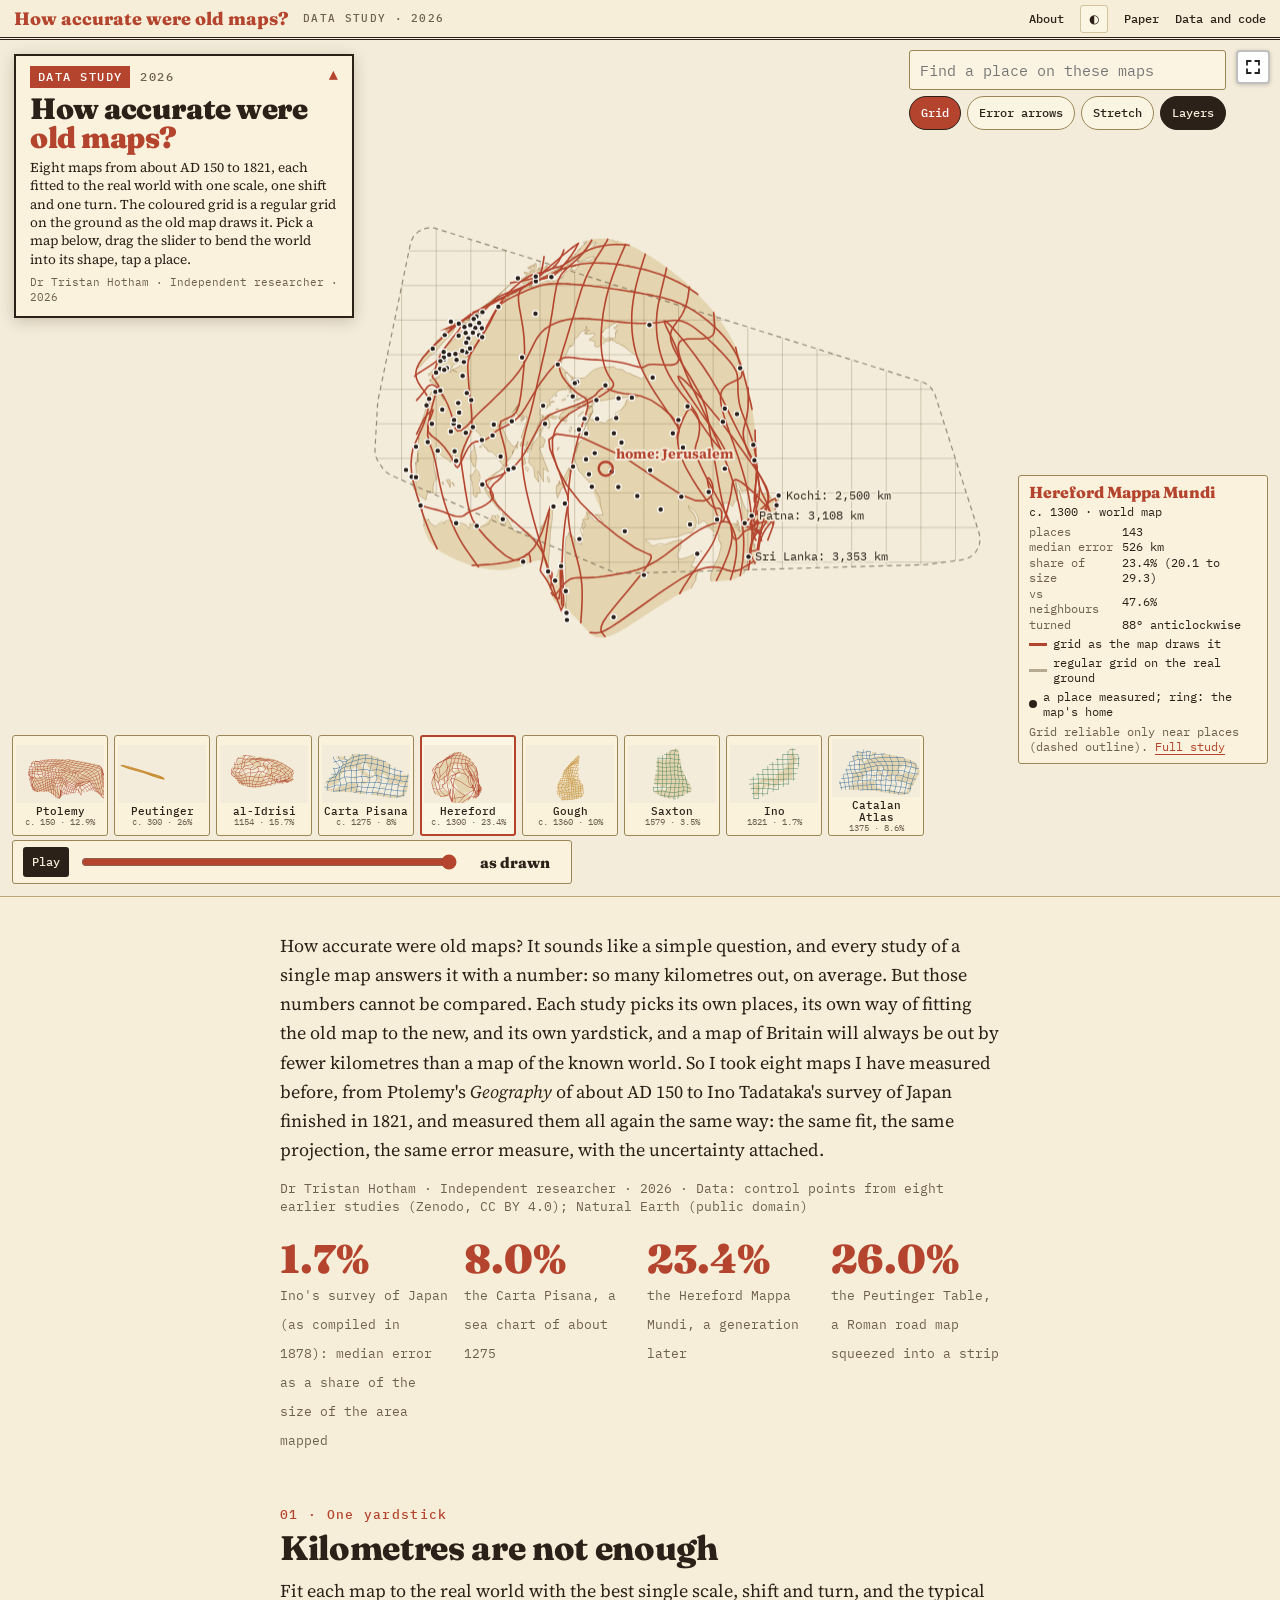
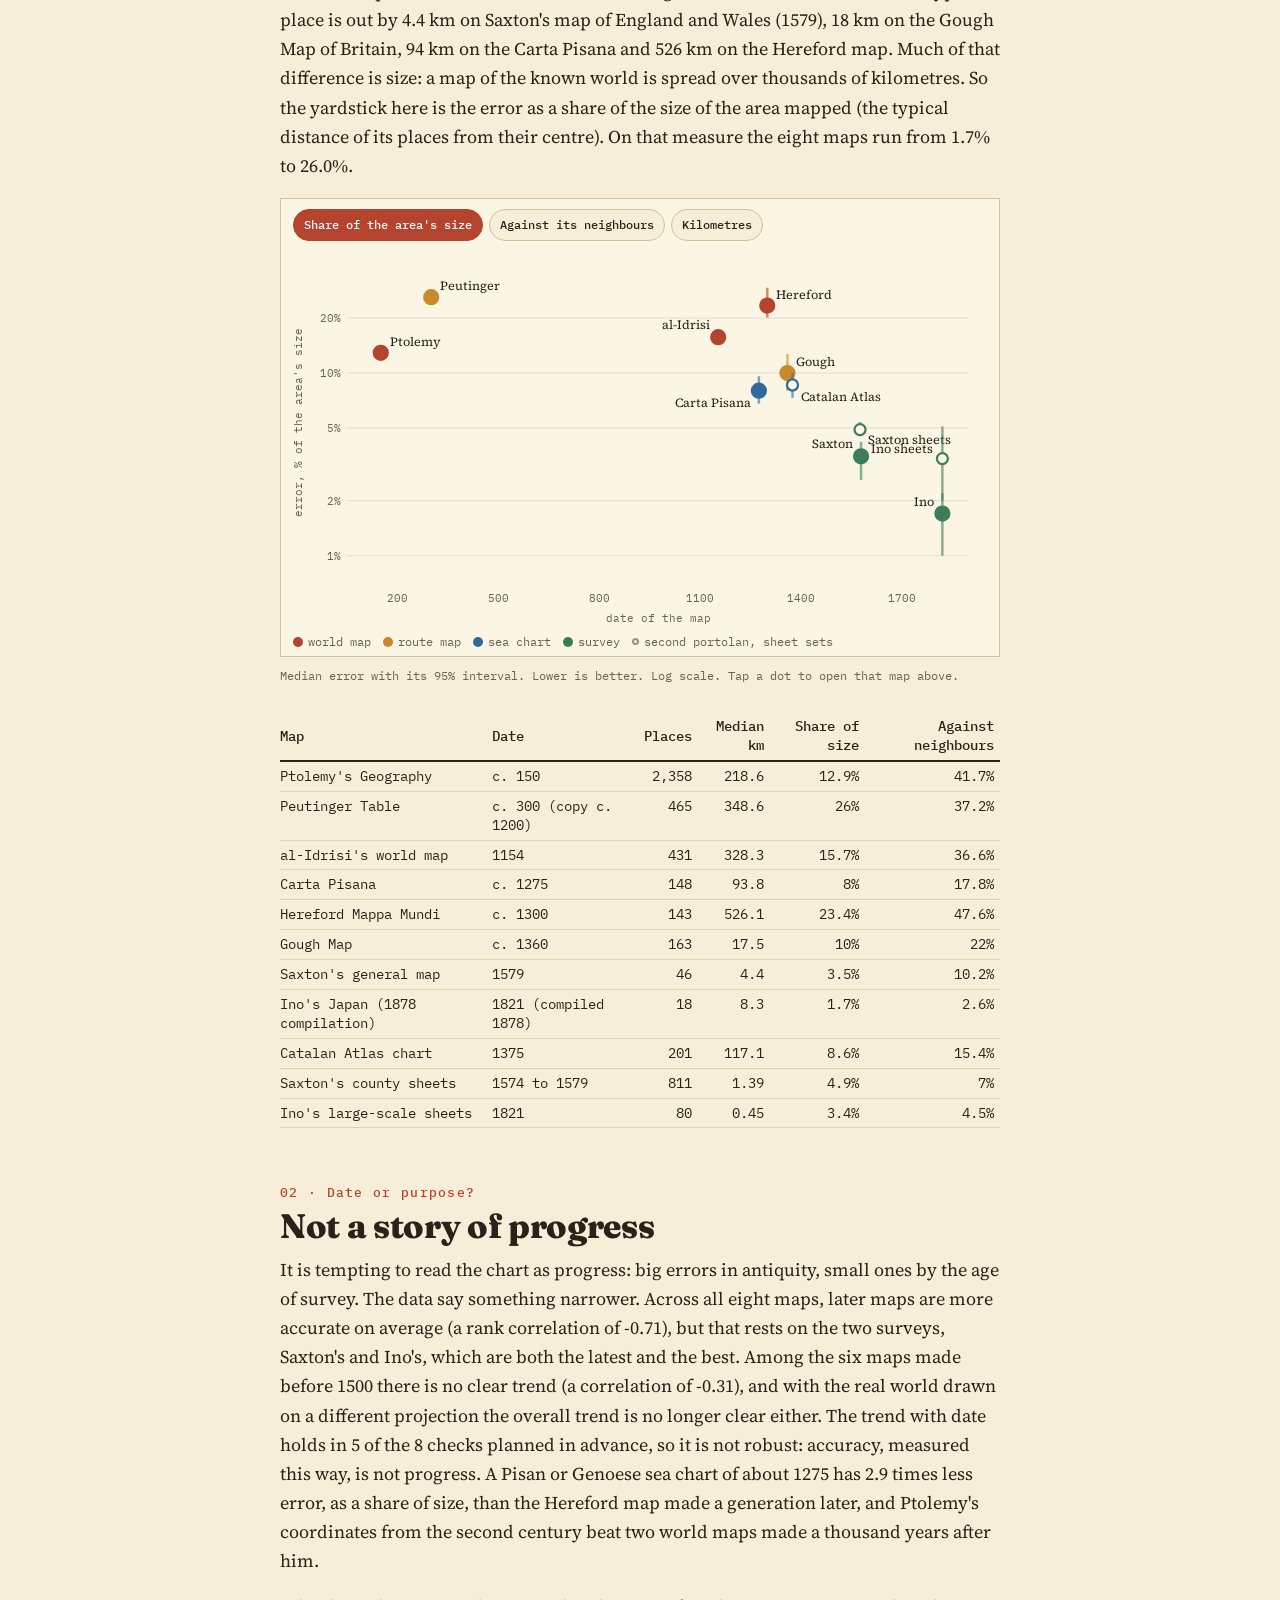
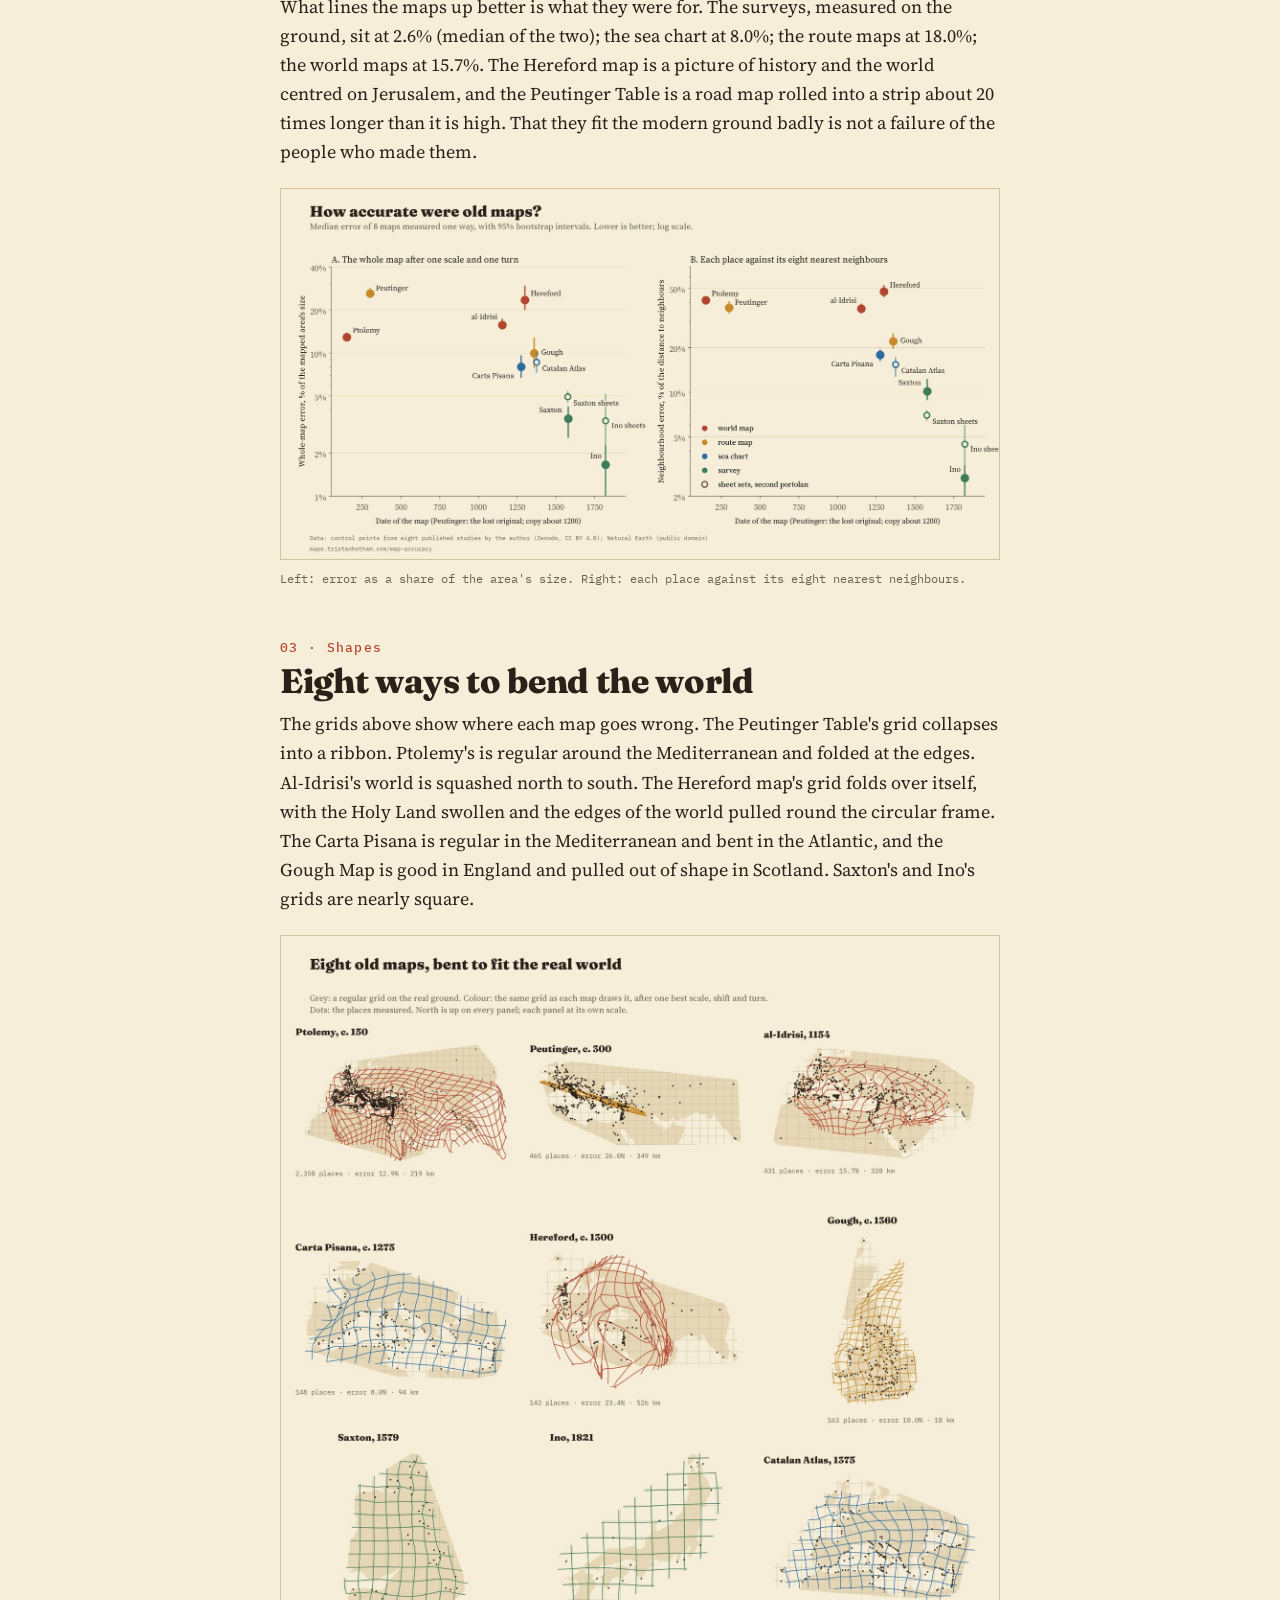
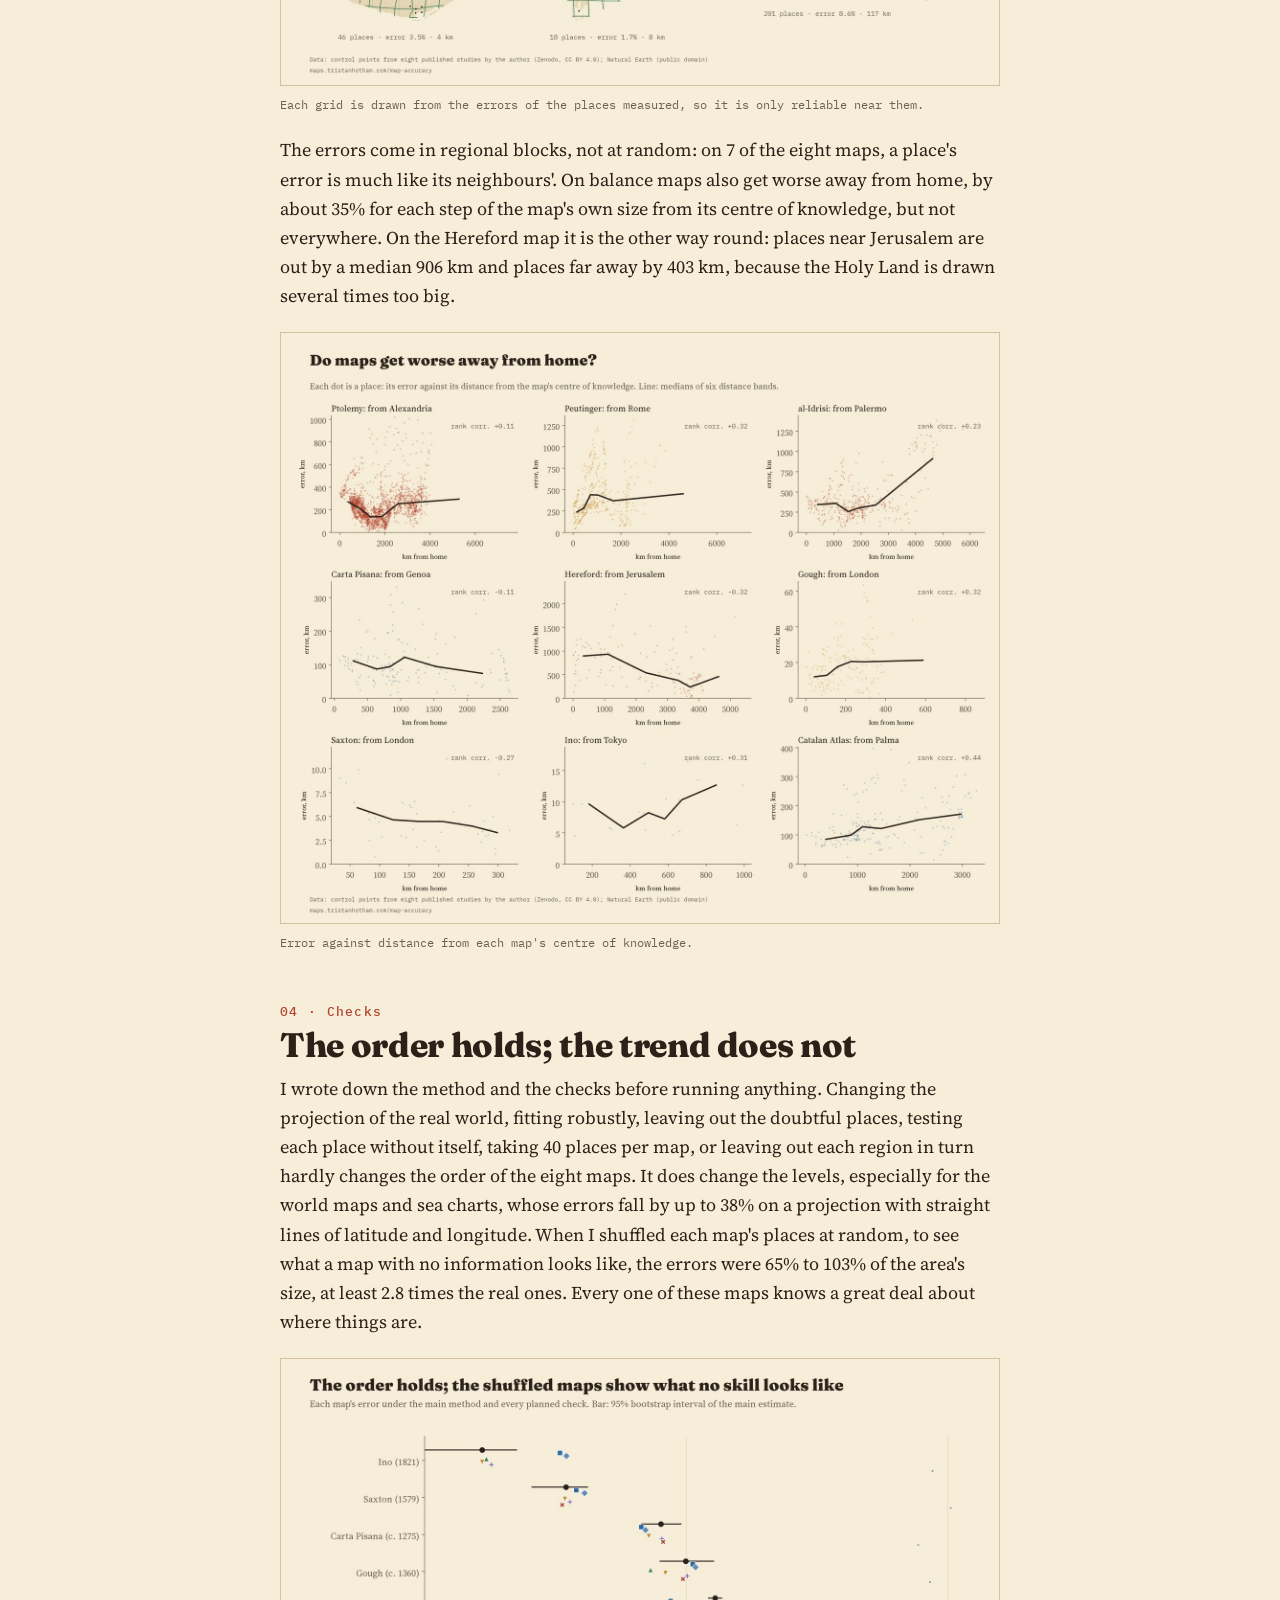
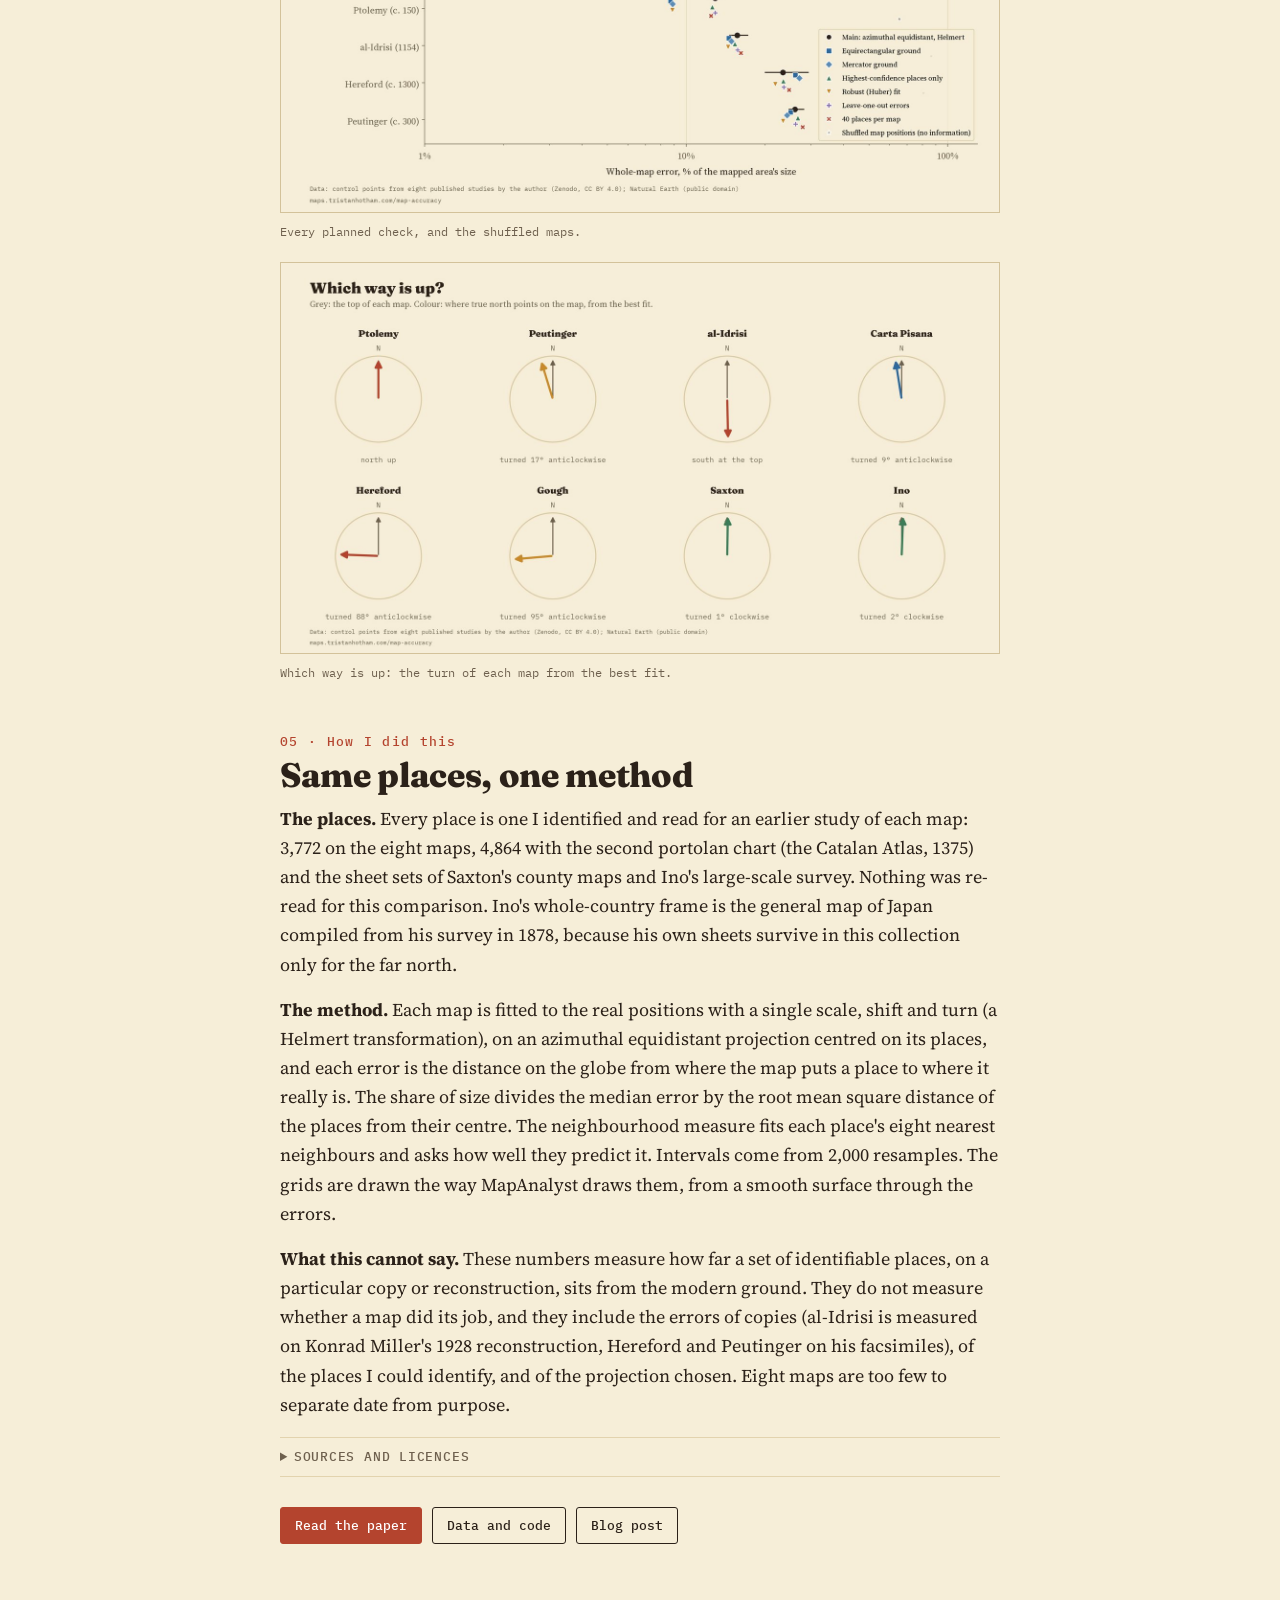
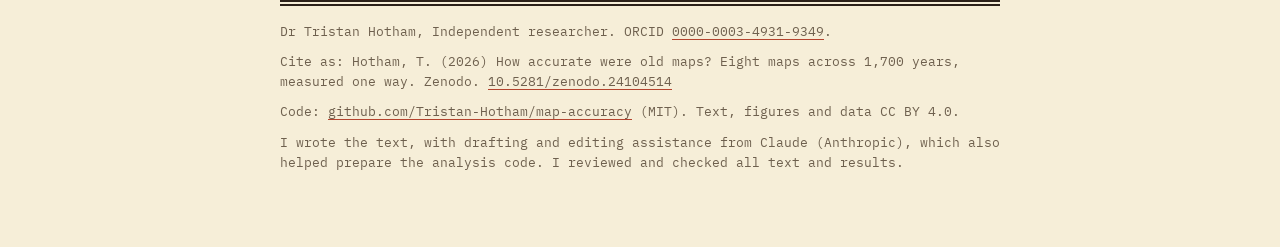
<file: index.html>
<!doctype html>
<html lang="en-GB">
<head>
<meta charset="utf-8">
<meta name="viewport" content="width=device-width,initial-scale=1,viewport-fit=cover">
<title>How accurate were old maps? | Eight maps across 1,700 years, measured one way</title>
<meta name="description" content="Ptolemy, the Peutinger Table, al-Idrisi, the Carta Pisana, the Hereford Mappa Mundi, the Gough Map, Saxton and Ino, fitted to the real world with one method: errors, distortion grids and what they mean.">
<meta property="og:title" content="How accurate were old maps?">
<meta property="og:description" content="Eight maps measured one way: from 1.7% of the mapped area's size (Ino) to 26.0% (the Peutinger Table). Accuracy follows purpose more than date.">
<meta property="og:image" content="https://maps.tristanhotham.com/map-accuracy/header.png">
<meta property="og:url" content="https://maps.tristanhotham.com/map-accuracy/">
<meta name="twitter:card" content="summary_large_image">
<link rel="preconnect" href="https://fonts.googleapis.com">
<link rel="preconnect" href="https://fonts.gstatic.com" crossorigin>
<link rel="stylesheet" href="https://fonts.googleapis.com/css2?family=Fraunces:opsz,wght@9..144,600;9..144,800;9..144,900&family=IBM+Plex+Mono:wght@400;500&family=Source+Serif+4:ital,opsz,wght@0,8..60,400;0,8..60,600;1,8..60,400&display=swap">
<style>
:root{--bg:#F6EED8;--panel:#EFE3C4;--fg:#2B2119;--muted:#6E604E;--rule:#E2D3AE;--card:#FBF5E4;--border:#D3C29A;--hot:#B4442E;--cool:#2F6A9E;
  --display:"Fraunces",Georgia,serif;--body:"Source Serif 4",Georgia,serif;--mono:"IBM Plex Mono",ui-monospace,Menlo,Consolas,monospace}
@media (prefers-color-scheme:dark){:root:not([data-theme="light"]){--bg:#1A1612;--panel:#241E18;--fg:#EFE6D4;--muted:#ADA08B;--rule:#3A3128;--card:#211B15;--border:#4D4234;--hot:#E07A6C;--cool:#8FB4DA;color-scheme:dark}}
:root[data-theme="dark"]{--bg:#1A1612;--panel:#241E18;--fg:#EFE6D4;--muted:#ADA08B;--rule:#3A3128;--card:#211B15;--border:#4D4234;--hot:#E07A6C;--cool:#8FB4DA;color-scheme:dark}
*,*::before,*::after{box-sizing:border-box}
html{-webkit-text-size-adjust:100%}
body{margin:0;background:var(--bg);color:var(--fg);font:400 18px/1.62 var(--body);padding-left:max(16px,env(safe-area-inset-left,0px));padding-right:max(16px,env(safe-area-inset-right,0px));overflow-x:hidden}
.wrap{max-width:720px;margin:0 auto;padding-block:28px 64px}
a{color:inherit;text-decoration-color:var(--hot);text-underline-offset:3px}
.kicker{font:500 12px/1 var(--mono);letter-spacing:.12em;text-transform:uppercase;color:var(--muted);display:flex;gap:10px;flex-wrap:wrap;align-items:center}
.kicker b{background:var(--hot);color:#fff;padding:5px 8px;font-weight:500}
h2{font:800 34px/1.04 var(--display);letter-spacing:-.01em;margin:54px 0 10px;text-wrap:balance}
h2 .n{font:500 13px/1 var(--mono);color:var(--hot);display:block;letter-spacing:.1em;margin-bottom:10px}
p{margin:0 0 16px}
.byline{font:400 13px/1.4 var(--mono);color:var(--muted);margin-top:14px}
.src{font:400 12px/1.45 var(--mono);color:var(--muted);margin-top:10px}
ul.plain{padding-left:20px} ul.plain li{margin:4px 0}
details{border-top:1px solid var(--rule);border-bottom:1px solid var(--rule);padding:10px 0;margin:18px 0;font-size:16px}
summary{font:500 13px/1.4 var(--mono);letter-spacing:.06em;text-transform:uppercase;cursor:pointer;color:var(--muted)}
.cta{display:flex;flex-wrap:wrap;gap:10px;margin:30px 0 0}
.cta a{font:500 13px/1 var(--mono);text-decoration:none;border:1px solid var(--fg);padding:11px 14px;border-radius:3px}
.cta a.p{background:var(--hot);border-color:var(--hot);color:#fff}
footer{border-top:6px double var(--fg);margin-top:56px;padding-top:16px;font:400 13px/1.55 var(--mono);color:var(--muted)}
footer p{margin:0 0 10px}
.theme{font:500 12px/1 var(--mono);background:var(--card);color:var(--fg);border:1px solid var(--border);border-radius:3px;padding:4px 8px;cursor:pointer;min-height:28px}
.figure{margin:22px 0}.figure img{width:100%;display:block;border:1px solid var(--border);background:#F6EED8}
.stats{display:grid;grid-template-columns:repeat(auto-fit,minmax(150px,1fr));gap:14px;margin:22px 0}
.stat b{display:block;font:900 40px/1 var(--display);color:var(--hot)}
.stat span{font:400 13px/1.35 var(--mono);color:var(--muted)}
table.t{width:100%;border-collapse:collapse;font:400 13.5px/1.4 var(--mono);margin:12px 0 4px}
table.t th{text-align:left;font-weight:500;border-bottom:2px solid var(--fg);padding:5px 6px 5px 0}
table.t td{border-bottom:1px solid var(--rule);padding:5px 6px 5px 0;vertical-align:top}
table.t td.r,table.t th.r{text-align:right}
.tscroll{overflow-x:auto}
.topbar{height:40px;display:flex;align-items:center;gap:14px;margin:0 calc(-1 * max(16px,env(safe-area-inset-left,0px)));padding:0 max(14px,env(safe-area-inset-left,0px));border-bottom:3px double var(--fg);background:var(--bg);overflow:hidden;white-space:nowrap}
.tb-name{font:800 18px/1 var(--display);color:var(--hot);text-decoration:none}
.tb-k{font:500 11px/1 var(--mono);letter-spacing:.12em;text-transform:uppercase;color:var(--muted)}
.tb-links{margin-left:auto;display:flex;gap:16px;align-items:center;font:500 12px/1 var(--mono)}
.tb-links a{text-decoration:none}
.mapband{width:100vw;margin-left:calc(50% - 50vw)}
.pane{position:relative;height:calc(100vh - 43px);height:calc(100svh - 43px);min-height:480px;border-bottom:1px solid #BCA676;background:#EEF1F2;overflow:hidden}
#map{position:absolute;inset:0}
.cartouche{position:absolute;left:14px;top:14px;z-index:5;max-width:min(340px,calc(100% - 28px));background:rgba(251,243,220,.96);color:#2B2119;border:2px solid #2B2119;padding:10px 14px;box-shadow:0 3px 14px rgba(60,40,10,.22)}
.cartouche h1{font:900 clamp(22px,2.3vw,30px)/1 var(--display);letter-spacing:-.015em;margin:6px 0 0;color:#2B2119}
.cartouche h1 .a{color:#B4442E}
.cartouche .dek{font-size:13.5px;line-height:1.36;margin:6px 0 0}
.cartouche .byline{font-size:11px;color:#6E604E;margin-top:6px}.cartouche .kicker{color:#6E604E}
.ct-fold{position:absolute;right:6px;top:5px;width:26px;height:26px;border:0;background:none;color:#B4442E;font:700 16px/1 var(--mono);cursor:pointer;padding:0}
.ct-toggle{display:none;font:800 16px/1 var(--display);color:#B4442E;background:none;border:0;padding:2px 0;cursor:pointer;min-height:30px}
.cartouche.folded .ct-body,.cartouche.folded .ct-fold{display:none}.cartouche.folded .ct-toggle{display:block}.cartouche.folded{padding:4px 11px}
.ov-top{position:absolute;z-index:6;right:54px;top:10px;max-width:calc(100% - 480px);display:flex;flex-direction:column;gap:6px;align-items:flex-end;pointer-events:none;font:400 13px/1.3 var(--mono);color:#2B2119}
.ov-top>*{pointer-events:auto}
.srch{position:relative;width:min(340px,100%)}
.srch input{width:100%;font:400 15px/1 var(--mono);background:rgba(251,245,228,.97);color:#2B2119;border:1px solid #9C8656;border-radius:3px;padding:9px 10px;min-height:40px}
.sug{position:absolute;left:0;right:0;top:100%;margin:2px 0 0;padding:0;list-style:none;background:#FBF5E4;border:1px solid #9C8656;max-height:300px;overflow:auto;display:none;z-index:12}
.sug li{padding:8px 10px;cursor:pointer;border-bottom:1px solid #E7D9B6}.sug li span{color:#7A6A52;font-size:12px}
.sug li[aria-selected="true"],.sug li:hover{background:#EFE1BC}
.chips{display:flex;gap:6px;overflow-x:auto;max-width:100%;scrollbar-width:none;padding-bottom:2px}.chips::-webkit-scrollbar{display:none}
.chip{flex:0 0 auto;font:500 12px/1 var(--mono);background:rgba(251,245,228,.95);color:#2B2119;border:1px solid #9C8656;border-radius:999px;padding:8px 11px;cursor:pointer;min-height:34px;white-space:nowrap}
.chip[aria-pressed="true"]{background:#B4442E;color:#fff;border-color:#2B2119}
.chip.lyr{background:#2B2119;color:#F6EED8;border-color:#2B2119}
.lp{position:absolute;right:54px;top:60px;z-index:9;background:rgba(251,245,228,.98);border:1px solid #9C8656;border-radius:4px;padding:10px 12px 8px;font:400 13px/1.3 var(--mono);color:#2B2119;box-shadow:0 3px 12px rgba(60,40,10,.25);display:none;min-width:250px}
.lp.open{display:block}.lp h4{margin:0 0 6px;font:500 11px/1 var(--mono);letter-spacing:.1em;text-transform:uppercase;color:#7A6A52}
.lp label{display:flex;gap:8px;align-items:center;padding:5px 0;cursor:pointer;min-height:30px}.lp input{accent-color:#B4442E;width:16px;height:16px;flex:none}
.keys{position:absolute;left:12px;bottom:12px;z-index:4;background:rgba(251,243,220,.96);border:1px solid #9C8656;border-radius:3px;padding:8px 10px;font:400 11.5px/1.25 var(--mono);color:#2B2119;max-width:270px}
.keys b{display:block;font:800 14px/1.1 var(--display);margin-bottom:5px}
.keys .bar{height:10px;border:1px solid rgba(43,33,25,.4)}
.keys .ends{display:flex;justify-content:space-between;font-size:10.5px;color:#6E604E;margin-top:2px}
.keys .row{display:flex;align-items:center;gap:6px;margin-top:5px}.keys .dot{width:10px;height:10px;border-radius:50%;background:#B9B4AA;border:1px solid #fff;box-shadow:0 0 0 1px #888}
.maplibregl-popup-content{background:#FBF5E4;color:#2B2119;font:400 13px/1.45 var(--mono);border:1px solid #9C8656;border-radius:4px;padding:10px 12px;max-width:320px;max-height:44vh;overflow:auto}
.maplibregl-popup-content b.t{display:block;font:800 19px/1.15 var(--display);color:#B4442E;margin-bottom:3px;padding-right:14px}
.maplibregl-popup-content table{border-collapse:collapse;margin:5px 0}.maplibregl-popup-content td{padding:1px 8px 1px 0;vertical-align:top}
.maplibregl-popup-content td:first-child{color:#7A6A52}.maplibregl-popup-content .nt{color:#7A6A52;font-size:11.5px;margin:5px 0 0}
.maplibregl-popup-content a{color:#B4442E}
.maplibregl-ctrl-attrib{font:400 11px/1.3 var(--mono)!important}
.nojs{position:absolute;inset:0;display:flex;align-items:center;justify-content:center;font:400 14px var(--mono);color:#6E604E;padding:20px;text-align:center}
@media (max-width:1000px){.ov-top{left:10px;right:54px;max-width:none;align-items:flex-start}.lp{left:10px;right:auto;top:100px}.cartouche{top:100px}}
@media (max-width:600px){.tb-k,.tb-links a.x{display:none}.topbar{gap:10px}.tb-name{font-size:15px}.tb-links{gap:10px}
  .lp{left:8px;right:8px;min-width:0}.ov-top{left:8px;top:8px}.cartouche{left:8px;top:100px;max-width:calc(100% - 16px)}.cartouche h1{font-size:23px}
  .ct-toggle{display:block}.ct-fold{display:none}.keys{max-width:200px;font-size:10.5px;padding:6px 8px}.chip{padding:8px 8px;font-size:11.5px}.keys .kx{display:none}.chips{flex-wrap:wrap}.cartouche{top:150px}}
.maplibregl-popup{z-index:7}
.tl{position:absolute;left:12px;right:60px;bottom:12px;z-index:5;display:flex;align-items:center;gap:10px;background:rgba(251,243,220,.96);border:1px solid #9C8656;border-radius:3px;padding:6px 10px;font:400 12px/1.2 var(--mono);color:#2B2119;max-width:560px}
.tl input[type=range]{flex:1;accent-color:#B4442E;min-width:80px}
.tl b{font:800 15px/1 var(--display);min-width:92px;text-align:center}
.tl button{font:500 12px/1 var(--mono);background:#2B2119;color:#F6EED8;border:0;border-radius:3px;padding:7px 9px;cursor:pointer;min-height:30px}
.keys{bottom:64px}
.spark{display:block;margin:6px 0 2px}
.maplibregl-popup-content .pl{border-top:1px solid #E2D3AE;margin-top:6px;padding-top:6px}
@media (max-width:600px){.tl{left:8px;right:52px;bottom:8px;gap:6px;padding:5px 7px}.tl b{min-width:70px;font-size:13px}.keys{bottom:56px}}
/* map-accuracy additions */
.pane{background:#F3ECDA}
#cv{position:absolute;inset:0;width:100%;height:100%;display:block;cursor:grab;touch-action:none}
#cv.drag{cursor:grabbing}
.thumbs{position:absolute;left:12px;right:60px;bottom:58px;z-index:5;display:flex;gap:6px;overflow-x:auto;scrollbar-width:thin;padding-bottom:2px}
.thumb{flex:0 0 auto;width:96px;background:rgba(251,243,220,.95);border:1px solid #9C8656;border-radius:3px;padding:3px 3px 2px;cursor:pointer;font:500 10.5px/1.15 var(--mono);color:#2B2119;text-align:center}
.thumb canvas{display:block;width:88px;height:58px;margin:0 auto 2px}
.thumb[aria-pressed="true"]{border:2px solid #B4442E;padding:2px 2px 1px;background:#FBF5E4}
.thumb small{display:block;color:#6E604E;font-weight:400}
.keys{bottom:auto;top:auto}
.mkeys{position:absolute;right:12px;bottom:132px;z-index:4;background:rgba(251,243,220,.96);border:1px solid #9C8656;border-radius:3px;padding:8px 10px;font:400 11.5px/1.35 var(--mono);color:#2B2119;max-width:250px}
.mkeys b.t{display:block;font:800 16px/1.1 var(--display);margin-bottom:3px;color:#B4442E}
.mkeys .row{display:flex;align-items:center;gap:6px;margin-top:3px}
.mkeys .sw{width:18px;height:3px;flex:none}
.mkeys .dt{width:8px;height:8px;border-radius:50%;background:#2B2119;flex:none}
.mkeys table{border-collapse:collapse;margin:4px 0}.mkeys td{padding:0 8px 0 0}.mkeys td:first-child{color:#6E604E}
.mkeys .ramp{height:9px;border:1px solid rgba(43,33,25,.4);background:linear-gradient(90deg,#2F6A9E,#C9C2B4,#B4442E);margin-top:3px}
.mkeys .ends{display:flex;justify-content:space-between;font-size:10px;color:#6E604E}
.tl{bottom:12px}
.tip{position:absolute;z-index:8;pointer-events:none;background:#FBF5E4;color:#2B2119;font:400 12.5px/1.4 var(--mono);border:1px solid #9C8656;border-radius:4px;padding:7px 9px;max-width:260px;box-shadow:0 2px 8px rgba(60,40,10,.2);display:none}
.tip b{display:block;font:800 15px/1.15 var(--display);color:#B4442E}
.chart{margin:18px 0 6px;border:1px solid var(--border);background:var(--card);padding:10px 8px 6px}
.chart svg{width:100%;height:auto;display:block}
.chart .ctl{display:flex;flex-wrap:wrap;gap:6px;margin:0 0 6px 4px}
.chart .ctl button{font:500 12px/1 var(--mono);background:var(--bg);color:var(--fg);border:1px solid var(--border);border-radius:999px;padding:7px 10px;cursor:pointer;min-height:32px}
.chart .ctl button[aria-pressed="true"]{background:var(--hot);color:#fff;border-color:var(--hot)}
.chart text{font-family:var(--mono);fill:var(--muted)}
.chart text.lab{fill:var(--fg);font-family:var(--body)}
.leg{display:flex;flex-wrap:wrap;gap:12px;font:400 12px/1.3 var(--mono);color:var(--muted);margin:6px 4px 0}
.leg span{display:flex;align-items:center;gap:5px}.leg i{width:10px;height:10px;border-radius:50%;display:inline-block}
@media (max-width:1000px){.mkeys{bottom:132px;right:8px}}
@media (max-width:600px){.thumbs{left:8px;right:8px;bottom:52px}.thumb{width:78px}.thumb canvas{width:70px;height:46px}.mkeys{top:auto;bottom:150px;right:8px;max-width:170px;font-size:10.5px;padding:6px 8px}.mkeys .kx{display:none}.mkeys b.t{font-size:14px}}

</style></head>
<body>
<div class="topbar">
  <a class="tb-name" href="#mapWrap">How accurate were old maps?</a>
  <span class="tb-k">Data study · 2026</span>
  <nav class="tb-links"><a href="#essay">About</a><button class="theme" id="theme" aria-label="Toggle dark mode">◐</button><a href="https://doi.org/10.5281/zenodo.24104514">Paper</a><a class="x" href="https://github.com/Tristan-Hotham/map-accuracy">Data and code</a></nav>
</div>
<div class="mapband">
  <div class="pane" id="mapWrap" data-fullscreen-map role="application" aria-label="Distortion grid explorer: each old map's grid bent to show how it draws the real world">
    <canvas id="cv"></canvas>
    <div class="nojs" id="nojs">Loading the maps. This needs JavaScript.</div>
    <div class="cartouche" id="cartouche">
      <button class="ct-toggle" id="ctToggle" aria-expanded="true">How accurate were old maps? ▾</button>
      <button class="ct-fold" id="ctFold" title="Fold the title" aria-label="Fold the title">▴</button>
      <div class="ct-body">
        <div class="kicker"><b>Data study</b><span>2026</span></div>
        <h1>How accurate were <span class="a">old maps?</span></h1>
        <p class="dek">Eight maps from about AD 150 to 1821, each fitted to the real world with one scale, one shift and one turn. The coloured grid is a regular grid on the ground as the old map draws it. Pick a map below, drag the slider to bend the world into its shape, tap a place.</p>
        <div class="byline">Dr Tristan Hotham · Independent researcher · 2026</div>
      </div>
    </div>
    <div class="ov-top">
      <div class="srch"><input type="search" id="q" placeholder="Find a place on these maps" aria-label="Find a place on these maps" autocomplete="off"><ul class="sug" id="sug" role="listbox"></ul></div>
      <div class="chips"><button class="chip" data-v="grid" aria-pressed="true">Grid</button><button class="chip" data-v="arrows" aria-pressed="false">Error arrows</button><button class="chip" data-v="area" aria-pressed="false">Stretch</button><button class="chip lyr" id="lyrBtn" aria-expanded="false" aria-controls="lp">Layers</button></div>
    </div>
    <div class="lp" id="lp" role="dialog" aria-label="Layers">
      <h4>Layers</h4>
      <label><input type="checkbox" id="lyLand" checked> Land (real coast, Natural Earth)</label>
      <label><input type="checkbox" id="lyReal" checked> Regular grid on the real ground</label>
      <label><input type="checkbox" id="lyGrid" checked> The grid as the map draws it</label>
      <label><input type="checkbox" id="lyArea"> Stretch of each grid cell</label>
      <label><input type="checkbox" id="lyPts" checked> Places measured</label>
      <label><input type="checkbox" id="lyArr"> Error arrows</label>
      <label><input type="checkbox" id="lyHull" checked> Outline of the area measured</label>
      <label><input type="checkbox" id="lyLab" checked> Labels: home and largest errors</label>
    </div>
    <div class="mkeys" id="mkeys" aria-live="polite"></div>
    <div class="thumbs" id="thumbs" role="toolbar" aria-label="Choose a map"></div>
    <div class="tl" id="tl"><button id="play" aria-label="Play the bend">Play</button><label for="t" class="sr" style="position:absolute;left:-9999px">Bend from the real ground to the old map</label><input type="range" id="t" min="0" max="100" value="100" step="1"><b id="tLab">as drawn</b></div>
    <div class="tip" id="tip"></div>
  </div>
</div>
<div class="wrap" id="essay">
<p style="margin-top:6px">How accurate were old maps? It sounds like a simple question, and every study of a single map answers it with a number: so many kilometres out, on average. But those numbers cannot be compared. Each study picks its own places, its own way of fitting the old map to the new, and its own yardstick, and a map of Britain will always be out by fewer kilometres than a map of the known world. So I took eight maps I have measured before, from Ptolemy's <i>Geography</i> of about AD 150 to Ino Tadataka's survey of Japan finished in 1821, and measured them all again the same way: the same fit, the same projection, the same error measure, with the uncertainty attached.</p>
<div class="byline">Dr Tristan Hotham · Independent researcher · 2026 · Data: control points from eight earlier studies (Zenodo, CC BY 4.0); Natural Earth (public domain)</div>
<div class="stats">
<div class="stat"><b>1.7%</b><span>Ino's survey of Japan (as compiled in 1878): median error as a share of the size of the area mapped</span></div>
<div class="stat"><b>8.0%</b><span>the Carta Pisana, a sea chart of about 1275</span></div>
<div class="stat"><b>23.4%</b><span>the Hereford Mappa Mundi, a generation later</span></div>
<div class="stat"><b>26.0%</b><span>the Peutinger Table, a Roman road map squeezed into a strip</span></div>
</div>

<h2><span class="n">01 · One yardstick</span>Kilometres are not enough</h2>
<p>Fit each map to the real world with the best single scale, shift and turn, and the typical place is out by 4.4 km on Saxton's map of England and Wales (1579), 18 km on the Gough Map of Britain, 94 km on the Carta Pisana and 526 km on the Hereford map. Much of that difference is size: a map of the known world is spread over thousands of kilometres. So the yardstick here is the error as a share of the size of the area mapped (the typical distance of its places from their centre). On that measure the eight maps run from 1.7% to 26.0%.</p>
<div class="chart" id="chart"><div class="ctl" role="group" aria-label="Measure"><button data-m="rel" aria-pressed="true">Share of the area's size</button><button data-m="loc" aria-pressed="false">Against its neighbours</button><button data-m="km" aria-pressed="false">Kilometres</button></div><svg id="chartSvg" viewBox="0 0 700 380" role="img" aria-label="Chart of map accuracy against date"></svg><div class="leg"><span><i style="background:#B4442E"></i>world map</span><span><i style="background:#C98A2B"></i>route map</span><span><i style="background:#2F6A9E"></i>sea chart</span><span><i style="background:#3E7D5A"></i>survey</span><span><i style="border:2px solid #9C9384;width:7px;height:7px"></i>second portolan, sheet sets</span></div></div>
<p class="src">Median error with its 95% interval. Lower is better. Log scale. Tap a dot to open that map above.</p>
<div class="tscroll"><table class="t" id="tbl"><thead><tr><th>Map</th><th>Date</th><th class="r">Places</th><th class="r">Median km</th><th class="r">Share of size</th><th class="r">Against neighbours</th></tr></thead><tbody></tbody></table></div>

<h2><span class="n">02 · Date or purpose?</span>Not a story of progress</h2>
<p>It is tempting to read the chart as progress: big errors in antiquity, small ones by the age of survey. The data say something narrower. Across all eight maps, later maps are more accurate on average (a rank correlation of -0.71), but that rests on the two surveys, Saxton's and Ino's, which are both the latest and the best. Among the six maps made before 1500 there is no clear trend (a correlation of -0.31), and with the real world drawn on a different projection the overall trend is no longer clear either. The trend with date holds in 5 of the 8 checks planned in advance, so it is not robust: accuracy, measured this way, is not progress. A Pisan or Genoese sea chart of about 1275 has 2.9 times less error, as a share of size, than the Hereford map made a generation later, and Ptolemy's coordinates from the second century beat two world maps made a thousand years after him.</p>
<p>What lines the maps up better is what they were for. The surveys, measured on the ground, sit at 2.6% (median of the two); the sea chart at 8.0%; the route maps at 18.0%; the world maps at 15.7%. The Hereford map is a picture of history and the world centred on Jerusalem, and the Peutinger Table is a road map rolled into a strip about 20 times longer than it is high. That they fit the modern ground badly is not a failure of the people who made them.</p>
<div class="figure"><img src="img/compare.jpg" alt="Two charts of map accuracy against date, from Ptolemy around AD 150 to Ino in 1821: the two surveys at the bottom right are the most accurate; before 1500 the maps scatter with no clear trend" loading="lazy"><p class="src">Left: error as a share of the area's size. Right: each place against its eight nearest neighbours.</p></div>

<h2><span class="n">03 · Shapes</span>Eight ways to bend the world</h2>
<p>The grids above show where each map goes wrong. The Peutinger Table's grid collapses into a ribbon. Ptolemy's is regular around the Mediterranean and folded at the edges. Al-Idrisi's world is squashed north to south. The Hereford map's grid folds over itself, with the Holy Land swollen and the edges of the world pulled round the circular frame. The Carta Pisana is regular in the Mediterranean and bent in the Atlantic, and the Gough Map is good in England and pulled out of shape in Scotland. Saxton's and Ino's grids are nearly square.</p>
<div class="figure"><img src="img/grids.jpg" alt="Nine small maps, each with a regular grey grid on the real ground and a coloured grid bent into the shape the old map draws: a thin ribbon for the Peutinger Table, a folded circle for Hereford, nearly square grids for Saxton and Ino" loading="lazy"><p class="src">Each grid is drawn from the errors of the places measured, so it is only reliable near them.</p></div>
<p>The errors come in regional blocks, not at random: on 7 of the eight maps, a place's error is much like its neighbours'. On balance maps also get worse away from home, by about 35% for each step of the map's own size from its centre of knowledge, but not everywhere. On the Hereford map it is the other way round: places near Jerusalem are out by a median 906 km and places far away by 403 km, because the Holy Land is drawn several times too big.</p>
<div class="figure"><img src="img/home.jpg" alt="Nine scatter charts of each place's error against its distance from the map's home city: rising on the Peutinger Table, al-Idrisi and the Gough Map, falling on the Hereford map" loading="lazy"><p class="src">Error against distance from each map's centre of knowledge.</p></div>

<h2><span class="n">04 · Checks</span>The order holds; the trend does not</h2>
<p>I wrote down the method and the checks before running anything. Changing the projection of the real world, fitting robustly, leaving out the doubtful places, testing each place without itself, taking 40 places per map, or leaving out each region in turn hardly changes the order of the eight maps. It does change the levels, especially for the world maps and sea charts, whose errors fall by up to 38% on a projection with straight lines of latitude and longitude. When I shuffled each map's places at random, to see what a map with no information looks like, the errors were 65% to 103% of the area's size, at least 2.8 times the real ones. Every one of these maps knows a great deal about where things are.</p>
<div class="figure"><img src="img/checks.jpg" alt="Dot chart of each map's error under the main method and every check: the dots for each map cluster together, far below the shuffled maps on the right" loading="lazy"><p class="src">Every planned check, and the shuffled maps.</p></div>
<div class="figure"><img src="img/turns.jpg" alt="Eight compass dials showing where true north points on each map: down on al-Idrisi, left on Hereford and the Gough Map, slightly left of up on the Peutinger Table and the Carta Pisana, straight up on Ptolemy, Saxton and Ino" loading="lazy"><p class="src">Which way is up: the turn of each map from the best fit.</p></div>

<h2><span class="n">05 · How I did this</span>Same places, one method</h2>
<p><b>The places.</b> Every place is one I identified and read for an earlier study of each map: 3,772 on the eight maps, 4,864 with the second portolan chart (the Catalan Atlas, 1375) and the sheet sets of Saxton's county maps and Ino's large-scale survey. Nothing was re-read for this comparison. Ino's whole-country frame is the general map of Japan compiled from his survey in 1878, because his own sheets survive in this collection only for the far north.</p>
<p><b>The method.</b> Each map is fitted to the real positions with a single scale, shift and turn (a Helmert transformation), on an azimuthal equidistant projection centred on its places, and each error is the distance on the globe from where the map puts a place to where it really is. The share of size divides the median error by the root mean square distance of the places from their centre. The neighbourhood measure fits each place's eight nearest neighbours and asks how well they predict it. Intervals come from 2,000 resamples. The grids are drawn the way MapAnalyst draws them, from a smooth surface through the errors.</p>
<p><b>What this cannot say.</b> These numbers measure how far a set of identifiable places, on a particular copy or reconstruction, sits from the modern ground. They do not measure whether a map did its job, and they include the errors of copies (al-Idrisi is measured on Konrad Miller's 1928 reconstruction, Hereford and Peutinger on his facsimiles), of the places I could identify, and of the projection chosen. Eight maps are too few to separate date from purpose.</p>
<details><summary>Sources and licences</summary>
<ul class="plain">
<li>Control points from my earlier studies, each with data and code on Zenodo (CC BY 4.0): <a href="https://doi.org/10.5281/zenodo.23882603">Ptolemy</a>, <a href="https://doi.org/10.5281/zenodo.23882605">Peutinger Table</a>, <a href="https://doi.org/10.5281/zenodo.23882607">al-Idrisi</a>, <a href="https://doi.org/10.5281/zenodo.23878612">Hereford Mappa Mundi</a>, <a href="https://doi.org/10.5281/zenodo.24044645">portolan charts</a>, <a href="https://doi.org/10.5281/zenodo.24043678">Gough Map</a>, <a href="https://doi.org/10.5281/zenodo.24052723">Saxton's atlas</a>, <a href="https://doi.org/10.5281/zenodo.23882609">Ino's Japan</a>.</li>
<li>Ptolemy's coordinates: Grasshoff and Defaux, Catalog of Ptolemy's Geography (Zenodo, CC BY 4.0). Peutinger stations: OmnesViae (René Voorburg), after Talbert's <i>Rome's World</i>.</li>
<li>Coastlines: Natural Earth 1:50m (public domain).</li>
<li>Method after MapAnalyst (Jenny and Hurni 2011) and Hardy's multiquadric (1971).</li>
<li>Text, figures and data CC BY 4.0; code MIT.</li>
</ul></details>
<div class="cta"><a class="p" href="https://doi.org/10.5281/zenodo.24104514">Read the paper</a><a href="https://github.com/Tristan-Hotham/map-accuracy">Data and code</a><a href="https://blog.tristanhotham.com/2026/10/31/map-accuracy/">Blog post</a></div>
<footer>
<p>Dr Tristan Hotham, Independent researcher. ORCID <a href="https://orcid.org/0000-0003-4931-9349">0000-0003-4931-9349</a>.</p>
<p>Cite as: Hotham, T. (2026) How accurate were old maps? Eight maps across 1,700 years, measured one way. Zenodo. <a href="https://doi.org/10.5281/zenodo.24104514">10.5281/zenodo.24104514</a></p>
<p>Code: <a href="https://github.com/Tristan-Hotham/map-accuracy">github.com/Tristan-Hotham/map-accuracy</a> (MIT). Text, figures and data CC BY 4.0.</p>
<p>I wrote the text, with drafting and editing assistance from Claude (Anthropic), which also helped prepare the analysis code. I reviewed and checked all text and results.</p>
</footer>
</div>
<script src="js/page.js?v=2026a"></script>
<!-- map-fullscreen v1 -->
<style id="mfs-style">
.mfs-btn{position:absolute;top:10px;right:10px;z-index:1001;width:34px;height:34px;border:2px solid rgba(0,0,0,.25);border-radius:4px;background:#fff;color:#222;cursor:pointer;display:flex;align-items:center;justify-content:center;padding:0;box-shadow:0 1px 4px rgba(0,0,0,.2)}
.mfs-btn:hover{background:#f2f2f2}
.mfs-btn svg{width:18px;height:18px}
.mfs-host.mfs-btn-left .mfs-btn{right:auto;left:54px}
.mfs-fake{position:fixed!important;inset:0!important;width:100vw!important;height:100vh!important;height:100dvh!important;max-width:none!important;max-height:none!important;margin:0!important;z-index:100000!important;border-radius:0!important}
html.mfs-lock,html.mfs-lock body{overflow:hidden!important}
:fullscreen.mfs-host{width:100vw!important;height:100vh!important;max-width:none!important;max-height:none!important;margin:0!important;border-radius:0!important}
</style>
<script id="mfs-script">
(function(){
  var ICON_OPEN='<svg viewBox="0 0 24 24" fill="none" stroke="currentColor" stroke-width="2.4" stroke-linecap="round"><path d="M4 9V4h5M20 9V4h-5M4 15v5h5M20 15v5h-5"/></svg>';
  var ICON_CLOSE='<svg viewBox="0 0 24 24" fill="none" stroke="currentColor" stroke-width="2.4" stroke-linecap="round"><path d="M9 4v5H4M15 4v5h5M9 20v-5H4M15 20v-5h5"/></svg>';
  function poke(){setTimeout(function(){window.dispatchEvent(new Event('resize'));},60);setTimeout(function(){window.dispatchEvent(new Event('resize'));},400);}
  function realFS(){return document.fullscreenElement||document.webkitFullscreenElement;}
  function add(el){
    if(el.__mfs)return; el.__mfs=1;
    var cs=getComputedStyle(el); if(cs.position==='static')el.style.position='relative';
    el.classList.add('mfs-host');
    // avoid clashing with a top-right Leaflet control (e.g. "Map layers")
    var tr=el.querySelector('.leaflet-top.leaflet-right');
    if(tr&&tr.children.length){ el.classList.add('mfs-btn-left'); }
    var b=document.createElement('button'); b.type='button'; b.className='mfs-btn';
    b.title='Full screen map'; b.setAttribute('aria-label','Full screen map'); b.innerHTML=ICON_OPEN;
    ['click','dblclick','mousedown','touchstart','wheel'].forEach(function(t){b.addEventListener(t,function(e){e.stopPropagation();},{passive:t!=='click'});});
    function setIcon(on){b.innerHTML=on?ICON_CLOSE:ICON_OPEN;b.title=on?'Exit full screen':'Full screen map';b.setAttribute('aria-label',b.title);}
    function exitFake(){el.classList.remove('mfs-fake');document.documentElement.classList.remove('mfs-lock');setIcon(false);poke();}
    b.addEventListener('click',function(e){
      e.preventDefault();
      if(el.classList.contains('mfs-fake')){exitFake();return;}
      if(realFS()){(document.exitFullscreen||document.webkitExitFullscreen).call(document);return;}
      var req=el.requestFullscreen||el.webkitRequestFullscreen;
      if(req){ try{ var p=req.call(el); if(p&&p.catch)p.catch(function(){el.classList.add('mfs-fake');document.documentElement.classList.add('mfs-lock');setIcon(true);poke();}); }catch(err){el.classList.add('mfs-fake');document.documentElement.classList.add('mfs-lock');setIcon(true);poke();} }
      else { el.classList.add('mfs-fake');document.documentElement.classList.add('mfs-lock');setIcon(true);poke(); }
    });
    document.addEventListener('keydown',function(e){if(e.key==='Escape'&&el.classList.contains('mfs-fake'))exitFake();});
    ['fullscreenchange','webkitfullscreenchange'].forEach(function(t){document.addEventListener(t,function(){setIcon(realFS()===el);poke();});});
    el.appendChild(b);
  }
  function scan(){
    var els=document.querySelectorAll('[data-fullscreen-map], .leaflet-container, .maplibregl-map, .mapboxgl-map');
    els.forEach(function(el){
      if(el.closest('.mfs-host')&&!el.classList.contains('mfs-host'))return;
      var r=el.getBoundingClientRect(); if(r.width<200||r.height<150)return;
      add(el);
    });
  }
  function start(){scan(); var n=0; var t=setInterval(function(){scan(); if(++n>20)clearInterval(t);},500);}
  if(document.readyState==='loading')document.addEventListener('DOMContentLoaded',start); else start();
})();
</script>
<!-- /map-fullscreen -->

<script src="https://maps.tristanhotham.com/assets/site-nav.js" defer></script>
</body>
</html>
</file>
